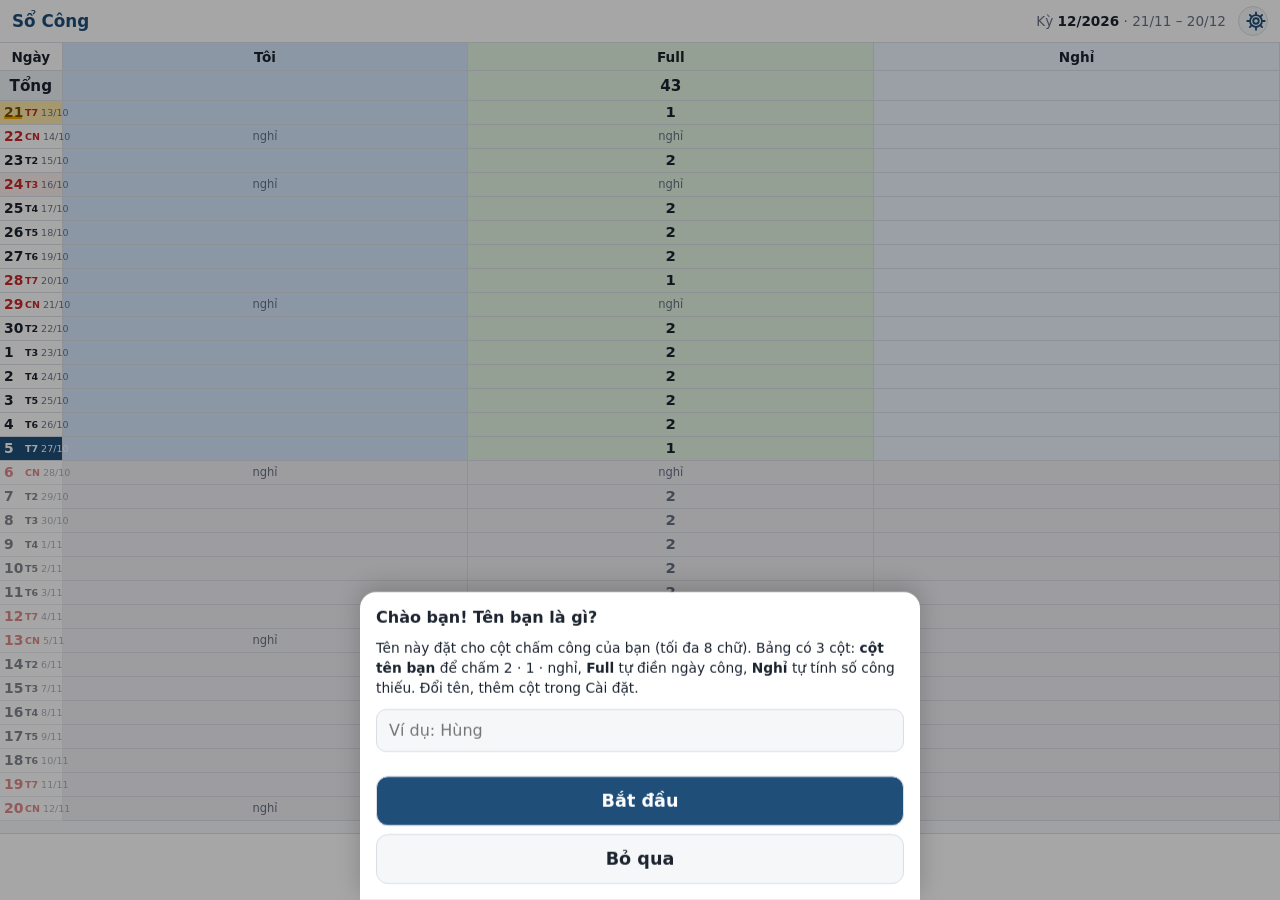
<file: index.html>
<!doctype html>
<html lang="vi">
<head>
  <meta charset="utf-8">
  <meta http-equiv="Content-Security-Policy" content="default-src 'self'; script-src 'self'; style-src 'self' 'unsafe-inline'; img-src 'self' data: blob:; connect-src 'self'; manifest-src 'self'; worker-src 'self'; object-src 'none'; base-uri 'none'; form-action 'none'">
  <meta name="viewport" content="width=device-width, initial-scale=1, viewport-fit=cover">
  <meta name="theme-color" content="#1f4e79">
  <meta name="robots" content="noindex, nofollow">
  <title>Sổ Công</title>
  <!-- Cài lên màn hình chính (iPhone: Safari → Chia sẻ → Thêm vào MH chính; Android: Chrome → Cài đặt ứng dụng) -->
  <link rel="manifest" href="manifest.webmanifest">
  <link rel="apple-touch-icon" href="icons/apple-touch-icon.png">
  <meta name="apple-mobile-web-app-capable" content="yes">
  <meta name="mobile-web-app-capable" content="yes">
  <meta name="apple-mobile-web-app-title" content="Sổ Công">
  <meta name="apple-mobile-web-app-status-bar-style" content="default">
  <link rel="stylesheet" href="style.css">
</head>
<body>
  <header class="topbar">
    <div class="brand">Sổ Công</div>
    <button type="button" class="sync-dot" id="syncDot" hidden aria-label="Đồng bộ">✓</button>
    <div class="period" id="periodLabel"></div>
    <button type="button" class="btn-gear" id="btnSettings" aria-label="Cài đặt">
      <svg viewBox="0 0 24 24" width="22" height="22" aria-hidden="true"><g fill="none" stroke="currentColor" stroke-width="2" stroke-linecap="round"><circle cx="12" cy="12" r="3"/><circle cx="12" cy="12" r="6.5"/><path d="M12 2.5v3M12 18.5v3M2.5 12h3M18.5 12h3M5.3 5.3l2.1 2.1M16.6 16.6l2.1 2.1M5.3 18.7l2.1-2.1M16.6 7.4l2.1-2.1"/></g></svg>
    </button>
  </header>
  <div class="name-row" id="nameRow" hidden>
    <input type="text" id="nameInput" maxlength="40" placeholder="Tên người chấm công" autocomplete="off">
  </div>

  <div class="notice" id="notice" role="status" hidden></div>
  <div class="pull-hint" id="pullHint" hidden>↓ Thả để đồng bộ</div>

  <main class="sheet-wrap">
    <table class="sheet" id="sheet">
      <thead id="sheetHead"></thead>
      <tbody id="sheetBody"></tbody>
    </table>
  </main>

  <!-- Thanh chọn kỳ + nút Cài đặt -->
  <nav class="bottombar" aria-label="Chọn kỳ công">
    <div class="period-bar" id="periodBar"></div>
    <button type="button" class="btn-today" id="btnToday" hidden>Hôm nay</button>
  </nav>

  <div class="picker-backdrop" id="pickerBackdrop" hidden></div>

  <!-- Bảng nút nhanh khi chạm vào ô -->
  <section class="picker" id="picker" hidden role="dialog" aria-labelledby="pickerTitle">
    <div class="picker-title" id="pickerTitle"></div>
    <div class="picker-buttons">
      <button type="button" data-value="2">2</button>
      <button type="button" data-value="1">1</button>
      <button type="button" data-value="nghỉ">nghỉ</button>
    </div>
    <div class="picker-row">
      <button type="button" data-action="clear" class="danger">Xoá ô</button>
      <button type="button" data-action="auto" hidden>Tự tính</button>
      <button type="button" data-action="close">Đóng</button>
    </div>
  </section>

  <!-- Ghi chú theo ngày (lát 4): chạm vào ô ngày ở cột trái -->
  <section class="picker" id="daySheet" hidden role="dialog" aria-labelledby="dayTitle">
    <div class="picker-title"><b id="dayTitle"></b><div class="day-sheet-sub" id="daySub"></div></div>
    <textarea id="noteInput" class="note-input" rows="3" maxlength="300" placeholder="Ghi chú cho ngày này (ví dụ: đi công tác, nghỉ ốm, làm bù…)"></textarea>
    <div class="picker-row three">
      <button type="button" data-action="note-clear" class="danger">Xoá</button>
      <button type="button" data-action="note-close">Đóng</button>
      <button type="button" data-action="note-save" class="primary">Lưu</button>
    </div>
  </section>

  <!-- Cài đặt (lát 3) -->
  <section class="settings" id="settings" hidden role="dialog" aria-label="Cài đặt">
    <div class="settings-head">
      <b>Cài đặt</b>
      <button type="button" data-action="close-settings" class="link">Xong</button>
    </div>
    <div class="settings-body">
      <div class="lic-row">
        <span id="licStatus">Đang kiểm khoá…</span>
        <button type="button" class="btn-plain small inline" id="btnEnterKey" data-action="enter-key">Nhập khoá mở</button>
      </div>
      <button type="button" class="btn-plain small" data-action="coffee">Mời tác giả ly cà phê ☕</button>
      <label class="set-row"><span>Xem gọn cả kỳ trên một màn hình<small>Không phải cuộn; tắt đi thì dòng to, cuộn như cũ</small></span><input type="checkbox" class="switch" id="set_fitScreen"></label>
      <label class="set-row"><span>Hiện lịch âm</span><input type="checkbox" class="switch" id="set_showLunar"></label>
      <label class="set-row"><span>Ẩn ngày chưa chấm</span><input type="checkbox" class="switch" id="set_hideEmpty"></label>
      <label class="set-row"><span>Hiện tổng tuần</span><input type="checkbox" class="switch" id="set_weekTotals"></label>
      <label class="set-row"><span>Hiện ô tên người chấm</span><input type="checkbox" class="switch" id="set_showName"></label>
      <label class="set-row"><span>Tự điền ngày công, ngày nghỉ<small>Full: T2–T6 = 2, T7 = 1 · CN và ngày lễ tự ghi nghỉ · cột Nghỉ tự tính số công thiếu</small></span><input type="checkbox" class="switch" id="set_autoFull"></label>
      <label class="set-row"><span>Rung khi đổi kỳ<small>iPhone, iPad cần iOS 18 trở lên</small></span><input type="checkbox" class="switch" id="set_feelVibrate"></label>
      <label class="set-row"><span>Tiếng tích khi đổi kỳ<small>Máy để im lặng thì có thể không nghe</small></span><input type="checkbox" class="switch" id="set_feelSound"></label>

      <details class="set-fold">
      <summary class="set-group">Cột chấm công <small>đổi tên, màu, thứ tự · tối đa 8 cột</small></summary>
      <div id="colList"></div>
      <button type="button" class="btn-plain small" id="btnAddCol">+ Thêm cột</button>
      </details>

      <div class="set-group">Kỳ công</div>
      <label class="set-row"><span>Ngày bắt đầu kỳ công</span><select id="setStartDay"></select></label>
      <p class="hint" id="startHint" hidden>Tháng không có ngày này (ví dụ tháng 2) thì kỳ bắt đầu vào ngày cuối tháng.</p>
      <label class="set-row"><span>Ngày nhận lương</span><select id="setPayDay"></select></label>

      <div class="set-row">
        <span>Cỡ chữ</span>
        <span class="font-ctrl">
          <button type="button" data-action="font-down" aria-label="Chữ nhỏ hơn">A−</button>
          <b id="fontValue">100%</b>
          <button type="button" data-action="font-up" aria-label="Chữ to hơn">A+</button>
        </span>
      </div>

      <details class="set-fold" id="syncFold">
      <summary class="set-group">Đồng bộ nhiều máy <small>chấm ở máy nào, máy cùng nhóm cũng thấy</small></summary>
      <p class="hint" id="syncStatus"></p>
      <div id="syncOff">
        <button type="button" class="btn-plain strong" data-action="sync-create">Tạo nhóm</button>
        <button type="button" class="btn-plain" data-action="sync-join">Vào nhóm</button>
      </div>
      <div id="syncOnBox" hidden>
        <button type="button" class="btn-plain strong" data-action="sync-repw" id="syncRepw" hidden>Nhập mật khẩu mới</button>
        <button type="button" class="btn-plain strong" data-action="sync-now">Đồng bộ ngay</button>
        <button type="button" class="btn-plain" data-action="sync-copy">Chép mã nhóm</button>
        <div id="syncAdminBox" hidden>
          <button type="button" class="btn-plain" data-action="sync-showpw">Xem mật khẩu</button>
          <button type="button" class="btn-plain" data-action="sync-changepw">Đổi mật khẩu</button>
          <button type="button" class="btn-plain small" data-action="sync-copyadm">Chép mã quản trị (cho máy khác của bạn)</button>
        </div>
        <button type="button" class="btn-plain small" data-action="sync-claim" id="syncClaim" hidden>Nhận quyền quản trị nhóm</button>
        <button type="button" class="btn-plain small" data-action="sync-admcode" id="syncAdmCode" hidden>Nhập mã quản trị</button>
        <button type="button" class="btn-plain danger" data-action="sync-leave">Rời nhóm</button>
      </div>
      </details>

      <details class="set-fold">
      <summary class="set-group">Dữ liệu, sao lưu <small>số chấm nằm trên máy này</small></summary>
      <button type="button" class="btn-plain strong" data-action="backup">Sao lưu ra file</button>
      <button type="button" class="btn-plain" data-action="merge-file">Gộp từ file sao lưu <small>(thêm số máy khác, không xoá gì)</small></button>
      <button type="button" class="btn-plain" data-action="restore">Nhập lại từ file sao lưu <small>(thay toàn bộ)</small></button>
      <button type="button" class="btn-plain" data-action="export-excel">Xuất Excel kỳ đang xem</button>
      <button type="button" class="btn-plain" data-action="copy-notes">Sao chép ghi chú kỳ đang xem</button>
      <button type="button" class="btn-plain" data-action="import-old">Nạp số từ app cũ (kỳ 9, 10, 11/2026)</button>
      <button type="button" class="btn-plain danger" data-action="clear-period">Xoá nhanh số đã chấm kỳ đang xem</button>
      </details>
      <button type="button" class="btn-plain" data-action="help">Hướng dẫn sử dụng</button>
      <button type="button" class="btn-reset" data-action="reset">Đặt về mặc định</button>
      <p class="hint center">Sổ Công <span id="appVersion"></span> · dữ liệu lưu ngay trên máy</p>
    </div>
  </section>

  <!-- Hỏi tên lần đầu (1.4.4) -->
  <section class="picker" id="nameSheet" hidden role="dialog" aria-labelledby="nameTitle">
    <div class="picker-title"><b id="nameTitle">Chào bạn! Tên bạn là gì?</b></div>
    <p class="sync-intro">Tên này đặt cho cột chấm công của bạn (tối đa 8 chữ). Bảng có 3 cột: <b>cột tên bạn</b> để chấm 2 · 1 · nghỉ, <b>Full</b> tự điền ngày công, <b>Nghỉ</b> tự tính số công thiếu. Đổi tên, thêm cột trong Cài đặt.</p>
    <input class="sync-input" id="firstNameInput" type="text" maxlength="40" autocomplete="name" placeholder="Ví dụ: Hùng">
    <button type="button" class="btn-plain strong" id="nameOk">Bắt đầu</button>
    <button type="button" class="btn-plain" id="nameSkip">Bỏ qua</button>
  </section>

  <!-- Nhập khoá mở (1.2.0) -->
  <section class="picker" id="keySheet" hidden role="dialog" aria-labelledby="keyTitle">
    <div class="picker-title"><b id="keyTitle">Nhập khoá mở Sổ Công</b></div>
    <div class="key-part">
      <ol class="key-steps">
        <li>Mã máy của bạn: <b id="keyDevice" class="key-device">----</b></li>
        <li>Bấm <b>Nhắn Zalo xin khoá</b> (Zalo 0793366886), câu xin khoá có sẵn mã máy.</li>
        <li>Nhận khoá xong, dán vào ô dưới và bấm <b>Mở khoá</b> <u>trong vòng 1 giờ</u>. Dùng trọn đời trên máy này.</li>
      </ol>
      <button type="button" class="btn-plain strong" data-action="key-zalo">Nhắn Zalo xin khoá</button>
      <textarea id="keyInput" class="note-input" rows="3" autocomplete="off" autocapitalize="off" spellcheck="false" placeholder="Dán tin nhắn có khoá (SC1....)"></textarea>
    </div>
    <div class="key-msg" id="keyMsg"></div>
    <div class="coffee">
      <div class="coffee-title">Mời tác giả một ly cà phê ☕ <small>(tự nguyện)</small></div>
      <img src="icons/qr-momo.png" alt="Mã QR MoMo của tác giả" class="coffee-qr">
      <button type="button" class="btn-plain small" data-action="save-qr">Lưu ảnh QR để quét bằng MoMo</button>
    </div>
    <div class="picker-row">
      <button type="button" data-action="key-close">Đóng</button>
      <button type="button" data-action="key-ok" class="primary key-part">Mở khoá</button>
    </div>
  </section>

  <!-- Tạo nhóm / Vào nhóm đồng bộ (1.4.0) -->
  <section class="picker" id="syncSheet" hidden role="dialog" aria-labelledby="syncTitle">
    <div class="picker-title"><b id="syncTitle">Tạo nhóm đồng bộ</b></div>
    <p class="sync-intro" id="syncIntro"></p>
    <div class="sync-result" id="syncResult" hidden>
      <div class="sync-code" id="syncResultCode"></div>
      <button type="button" class="btn-plain small" data-action="sync-copy" id="syncResultCopy">Chép mã nhóm</button>
    </div>
    <input type="text" id="syncCode" class="sync-input" maxlength="24" placeholder="Mã nhóm, ví dụ ABCD-EFGH-JKMN-PQRS" autocomplete="off" autocapitalize="characters" autocorrect="off" spellcheck="false">
    <input type="password" id="syncPw" class="sync-input" maxlength="100" placeholder="Mật khẩu nhóm (ít nhất 8 ký tự)" autocomplete="new-password" autocapitalize="off" autocorrect="off" spellcheck="false">
    <input type="password" id="syncPw2" class="sync-input" maxlength="100" placeholder="Nhập lại mật khẩu" autocomplete="new-password" autocapitalize="off" autocorrect="off" spellcheck="false">
    <label class="sync-show" id="syncShowRow"><input type="checkbox" id="syncShowPw"> Hiện mật khẩu</label>
    <div class="key-msg" id="syncMsg"></div>
    <div class="picker-row">
      <button type="button" data-action="sync-cancel">Đóng</button>
      <button type="button" data-action="sync-ok" class="primary" id="syncOk">Tạo nhóm</button>
    </div>
  </section>

  <!-- Hướng dẫn sử dụng (lát 5) -->
  <section class="settings" id="helpSheet" hidden role="dialog" aria-label="Hướng dẫn sử dụng">
    <div class="settings-head">
      <b>Hướng dẫn sử dụng</b>
      <button type="button" data-action="close-help" class="link">Xong</button>
    </div>
    <div class="settings-body help">
      <h4>Chấm công</h4>
      <p>Chạm vào ô → chọn <b>2</b>, <b>1</b> hoặc <b>nghỉ</b>. <b>Xoá ô</b> để bỏ. Dòng <b>Tổng</b> ở trên tự cộng; chữ "nghỉ" không cộng.</p>
      <p>Cột <b>Full</b> tự điền: thứ 2–6 là 2, thứ 7 là 1. <b>Chủ nhật và ngày lễ</b> tự ghi "nghỉ" ở cột tên bạn và Full. Ngày nào khác thì chạm ô sửa.</p>
      <p>Cột <b>Nghỉ</b> (sổ 5 cột: <b>Q-</b>, <b>P-</b>) tự tính số công thiếu: chấm ít hơn Full thì thiếu = Full − số đã chấm; chấm "nghỉ" thì thiếu cả Full; chưa chấm, chấm đủ, Chủ nhật, ngày lễ thì để trống. Vẫn chạm sửa tay được; nút <b>Tự tính</b> đưa ô về số tự tính.</p>

      <h4>Chấm mấy công? (quy chế 3.7)</h4>
      <p>Giờ làm: sáng 9:00–12:30, chiều 13:30–16:30. Mỗi ngày chấm 2 lần: lúc vào và lúc ra. Đúng 9:00, đúng 16:30 vẫn tính là đạt.</p>
      <table class="help-table">
        <tr><th>Ngày</th><th>Vào</th><th>Ra</th><th>Chấm</th></tr>
        <tr><td>T2–T6</td><td>đến 9:00</td><td>từ 16:30</td><td><b>2</b></td></tr>
        <tr><td>T2–T6</td><td>đến 9:00</td><td>12:30 – trước 16:30</td><td><b>1</b> (sáng)</td></tr>
        <tr><td>T2–T6</td><td>sau 9:00 – đến 13:30</td><td>từ 16:30</td><td><b>1</b> (chiều)</td></tr>
        <tr><td>Thứ 7</td><td>đến 9:00</td><td>từ 12:30</td><td><b>1</b></td></tr>
        <tr><td colspan="3">Các trường hợp khác</td><td><b>0</b></td></tr>
        <tr><td colspan="3">Chủ nhật, ngày lễ</td><td>nghỉ</td></tr>
      </table>
      <p>Chỉ chấm vào hoặc chỉ chấm ra: ngày đó không có công. Không du di phút đi muộn, về sớm. Không có giải trình.</p>

      <h4>Kỳ công</h4>
      <p>Thanh dưới cùng là bánh xe chọn kỳ, giống chỗ chọn giờ của iPhone: kỳ đang xem nằm giữa, vuốt lên hoặc xuống để đổi kỳ (dừng ở kỳ nào thì mở kỳ đó; dấu chấm là kỳ hôm nay), bấm <b>Hôm nay</b> để quay về. Vuốt ngang trên bảng cũng sang kỳ trước / sau. Đổi kỳ thì máy rung nhẹ và kêu tích, tắt được trong Cài đặt.</p>
      <p>Dòng tô xanh đậm là hôm nay. Ngày đầu kỳ có vạch vàng. <b>Ngày nhận lương</b> có nền vàng nhạt, chạm vào ô ngày sẽ thấy chữ "Ngày nhận lương". Dòng ngày lễ tô đỏ nhạt.</p>
      <h4>Ghi chú</h4>
      <p>Chạm vào <b>ô ngày</b> ở cột trái → gõ ghi chú. Đóng lại là tự lưu. Ngày có ghi chú hiện chấm vàng nhỏ. Lưu ý: xoá hết chữ rồi đóng thì ghi chú đó bị xoá.</p>
      <h4>Giữ dữ liệu an toàn</h4>
      <div class="env-android">
        <p>Dữ liệu chỉ nằm trên máy này. <b>Gỡ app là mất dữ liệu.</b> Cập nhật bản mới thì cài đè, không gỡ bản cũ.</p>
        <p>Mỗi kỳ nên vào Cài đặt → <b>Sao lưu ra file</b>. File được lưu vào thư mục <b>Tải xuống/SoCong</b> và mở bảng gửi: chọn Zalo (gửi cho chính mình) hoặc Google Drive.</p>
        <p>Đổi máy hoặc cài lại: cài Sổ Công → Cài đặt → <b>Nhập lại từ file sao lưu</b> → chọn file. Dữ liệu trên máy sẽ được thay bằng file đó.</p>
        <p>Lấy thêm số từ máy khác mà không mất số đang có: Cài đặt → <b>Gộp từ file sao lưu</b> → chọn file của máy kia. App ghép từng ô, ô nào hai máy khác nhau thì lấy lần sửa sau cùng, không xoá gì.</p>
      </div>
      <div class="env-web">
        <p>Dữ liệu chỉ nằm trên máy này, trong app ở màn hình chính. <b>Xoá biểu tượng Sổ Công là mất dữ liệu.</b> Bản mới tự cập nhật, không cần cài lại.</p>
        <p>Trên iPhone, nhớ mở bằng <b>biểu tượng ở màn hình chính</b>. Mở bằng tab Safari là một kho dữ liệu khác, và Safari có thể tự xoá sau 7 ngày không mở.</p>
        <p>Mỗi kỳ nên vào Cài đặt → <b>Sao lưu ra file</b> → bảng Chia sẻ hiện ra: chọn <b>Lưu vào Tệp</b>, hoặc gửi Zalo cho chính mình, hoặc Google Drive.</p>
        <p>Đổi máy: thêm Sổ Công vào màn hình chính máy mới → Cài đặt → <b>Nhập lại từ file sao lưu</b> → chọn file. Dùng được cả file sao lưu từ bản Android.</p>
        <p>Lấy thêm số từ máy khác mà không mất số đang có: Cài đặt → <b>Gộp từ file sao lưu</b> → chọn file của máy kia. App ghép từng ô, ô nào hai máy khác nhau thì lấy lần sửa sau cùng, không xoá gì.</p>
      </div>
      <h4>Đồng bộ nhiều máy</h4>
      <p>Để nhiều máy dùng <b>chung một sổ</b> (ví dụ điện thoại và iPad, hai vợ chồng): chấm ở máy nào, các máy cùng nhóm đều thấy khi có mạng.</p>
      <p><b>Tạo nhóm</b> (làm một lần, trên máy có số đầy đủ nhất; máy đang dùng thử cũng được): Cài đặt → Đồng bộ nhiều máy → <b>Tạo nhóm</b> → đặt mật khẩu nhóm (ít nhất 8 ký tự). Mật khẩu nên dài, khó đoán (ví dụ một câu 3–4 từ). App hiện <b>mã nhóm</b> 16 ký tự: ghi lại mã và mật khẩu. Máy hết hạn dùng thử mà chưa có khoá vẫn vào nhóm để nhận số về xem, nhưng không chấm được.</p>
      <p><b>Thêm máy</b>: trên máy kia, Cài đặt → Đồng bộ nhiều máy → <b>Vào nhóm</b> → nhập mã nhóm và mật khẩu. Số máy đó đang có được gộp vào, không mất ô nào; ô hai máy khác nhau thì theo nhóm.</p>
      <p>App tự gửi vài giây sau mỗi lần chấm, tự lấy số mới khi mở app, và khi app đang mở thì cứ 20–60 giây tự kiểm có số mới không. Muốn lấy ngay: <b>kéo bảng xuống rồi thả</b>, hoặc bấm <b>Đồng bộ ngay</b>. Dấu nhỏ cạnh chữ Sổ Công: <b>✓</b> đã khớp, <b>⟳</b> đang gửi/nhận, <b>⚠</b> chưa có mạng hoặc lỗi (chạm vào để xem). Không có mạng vẫn chấm bình thường. Hai máy sửa cùng một ô thì lấy lần sửa sau cùng.</p>
      <p>Dữ liệu được <b>khoá bằng mật khẩu nhóm ngay trên máy</b> rồi mới gửi lên quyenbds.com: máy chủ chỉ giữ chuỗi đã khoá, không ai đọc được nếu không có mật khẩu. Khoá mở, cỡ chữ, xem gọn, tên người chấm vẫn riêng từng máy.</p>
      <p><b>Máy quản trị</b>: máy tạo nhóm là máy quản trị, chỉ máy này thấy nút <b>Xem mật khẩu</b> và <b>Đổi mật khẩu</b>. Nhóm tạo trước bản 1.4.3: bấm <b>Nhận quyền quản trị nhóm</b> trên máy của người quản lý (chỉ nhận được một lần). Máy khác của chính bạn: trên máy quản trị bấm <b>Chép mã quản trị</b>, gửi Zalo cho mình, máy kia bấm <b>Nhập mã quản trị</b>. Đổi mật khẩu xong, các máy khác bấm <b>Nhập mật khẩu mới</b> trong mục Đồng bộ nhiều máy rồi dùng tiếp, không mất số.</p>
      <p><b>Quên mật khẩu nhóm</b>: máy quản trị bấm Xem mật khẩu (nếu đã lưu). Nếu không xem được: không ai mở lại được nhóm cũ, nhưng số vẫn còn trên từng máy. Trên mọi máy bấm <b>Rời nhóm</b>, rồi một máy (máy có số đầy đủ nhất) <b>Tạo nhóm</b> mới với mật khẩu mới, các máy khác <b>Vào nhóm</b> mới. Nhóm cũ trên máy chủ tự xoá sau 400 ngày.</p>
      <h4>Excel, Zalo</h4>
      <p><b>Xuất Excel kỳ đang xem</b>: ra file .xlsx mở bằng Excel hoặc Google Sheets. <b>Sao chép ghi chú</b>: chép mọi ghi chú trong kỳ để dán vào Zalo.</p>
      <h4>Khoá mở</h4>
      <p>Mới cài được <b>dùng thử 25 ngày</b>. Xin khoá: Cài đặt → <b>Nhập khoá mở</b> → <b>Nhắn Zalo xin khoá</b> (Zalo 0793366886, câu nhắn có sẵn mã máy). Khoá gắn với máy này và phải nhập <b>trong vòng 1 giờ</b> sau khi nhận; nhập xong dùng trọn đời. Trên iPhone nên dán khoá ngay trong app ở màn hình chính (link mở khoá mở bằng Safari là kho dữ liệu khác). Hết hạn thử mà chưa có khoá: vẫn xem, sao lưu, xuất Excel được, nhưng không chấm tiếp được.</p>
      <h4>Cài đặt khác</h4>
      <p>Đổi tên, màu, thứ tự cột; thêm bớt cột (cột bỏ đi vẫn lấy lại được). Ngày bắt đầu kỳ, ngày nhận lương, cỡ chữ, xem gọn cả kỳ trên một màn hình.</p>
      <p><b>Xoá nhanh</b> chỉ xoá số chấm tay và ghi chú của kỳ đang xem, có hỏi lại 2 lần.</p>
    </div>
  </section>

  <input type="file" id="fileInput" hidden>

  <script src="khoa-cong-khai.js"></script>
  <script src="lunar.js"></script>
  <script src="ngay-nghi.js"></script>
  <script src="app.js"></script>
  <script src="pwa.js"></script>
</body>
</html>
</file>
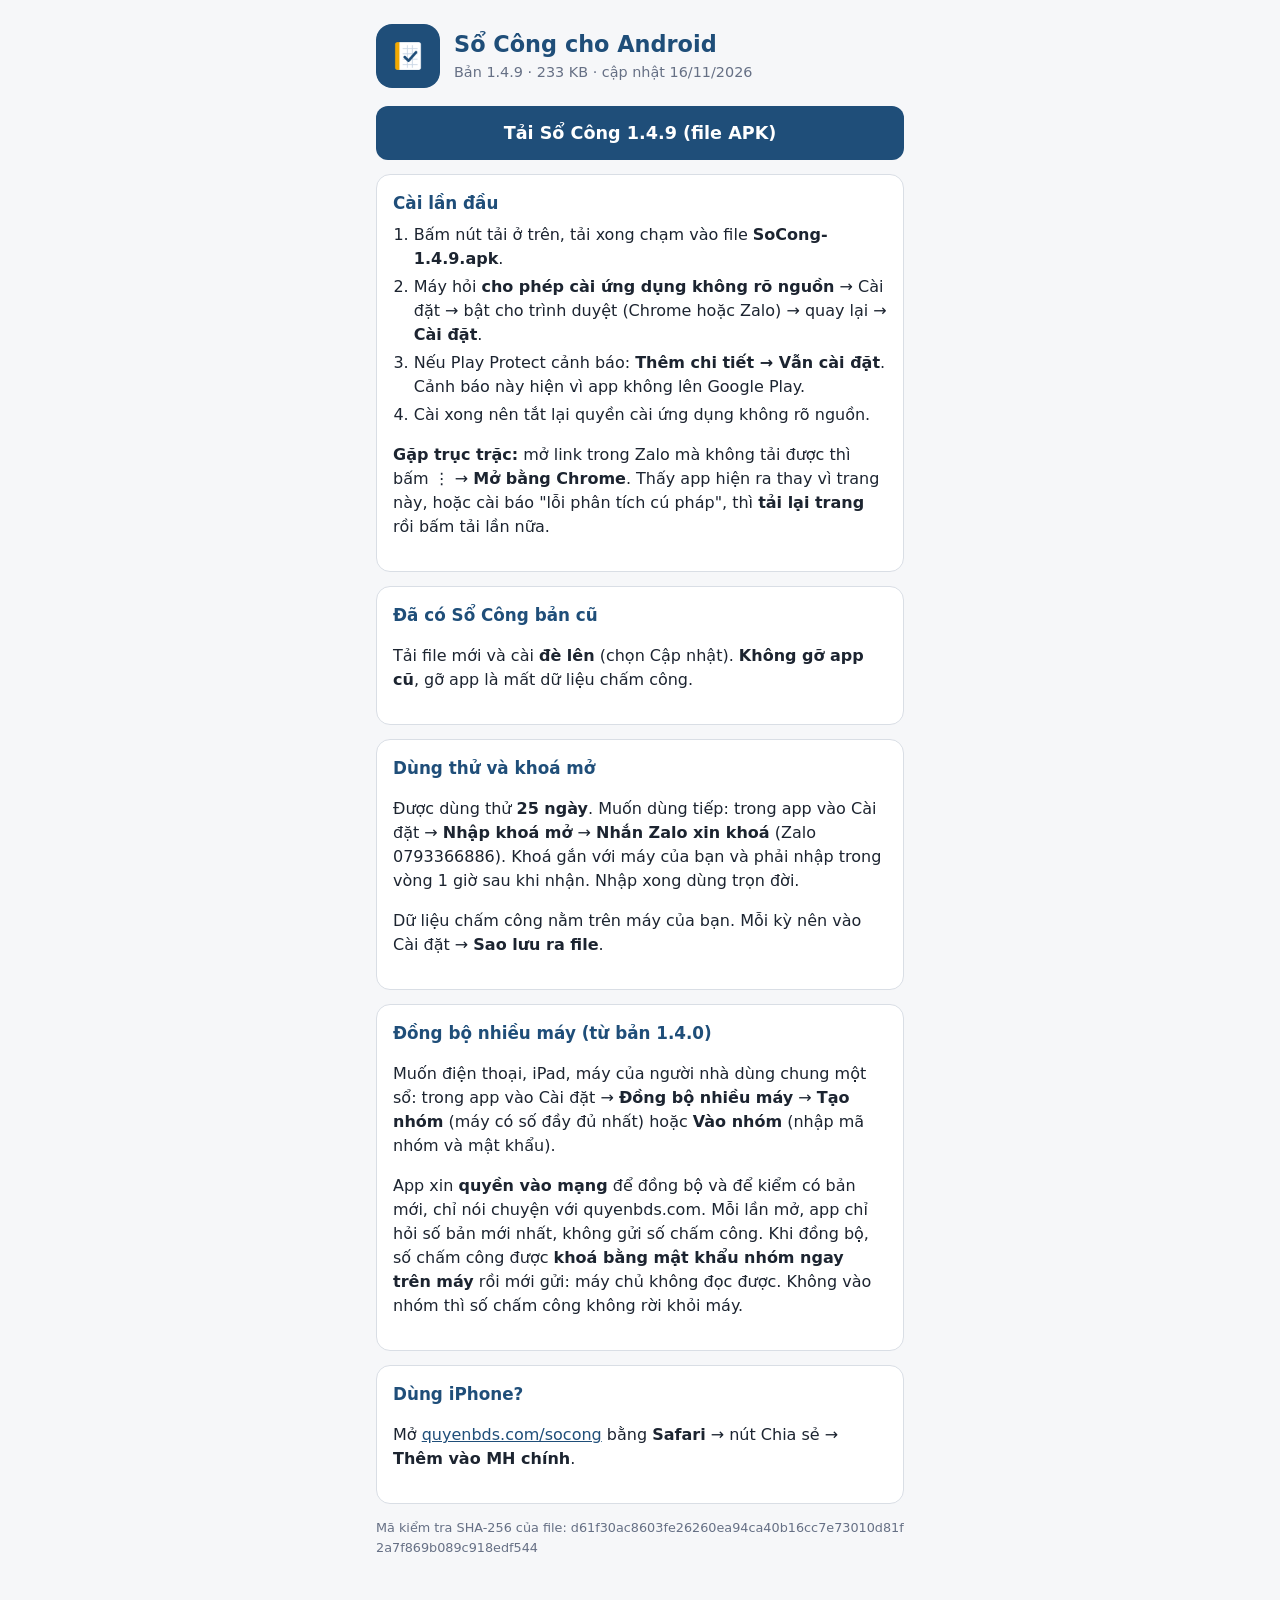
<file: apk/index.html>
<!doctype html>
<html lang="vi">
<head>
<meta charset="utf-8">
<meta name="viewport" content="width=device-width, initial-scale=1">
<meta name="robots" content="noindex, nofollow">
<title>Tải Sổ Công cho Android</title>
<link rel="icon" href="../icons/icon-192.png">
<style>
  :root { --brand:#1f4e79; --bg:#f6f7f9; --text:#1c2430; --muted:#667085; --line:#d9dee5; --card:#fff; }
  @media (prefers-color-scheme: dark) { :root { --brand:#7fb3e6; --bg:#12161c; --text:#e8edf3; --muted:#98a2b3; --line:#2c3540; --card:#1a2028; } }
  * { box-sizing: border-box; }
  body { margin:0; background:var(--bg); color:var(--text); font-family:system-ui,-apple-system,"Segoe UI",Roboto,sans-serif; line-height:1.5; }
  main { max-width:560px; margin:0 auto; padding:24px 16px 40px; }
  .head { display:flex; align-items:center; gap:14px; margin-bottom:18px; }
  .head img { width:64px; height:64px; border-radius:16px; }
  h1 { font-size:1.4em; margin:0; color:var(--brand); }
  .sub { color:var(--muted); font-size:0.9em; }
  .card { background:var(--card); border:1px solid var(--line); border-radius:14px; padding:16px; margin:14px 0; }
  .btn { display:block; text-align:center; background:var(--brand); color:#fff; text-decoration:none; font-weight:700; font-size:1.1em; padding:14px; border-radius:12px; }
  @media (prefers-color-scheme: dark) { .btn { color:#0b1520; } }
  ol { padding-left:1.3em; margin:6px 0; } li { margin:4px 0; }
  h2 { font-size:1.05em; margin:0 0 6px; color:var(--brand); }
  .small { font-size:0.8em; color:var(--muted); word-break:break-all; }
  a { color:var(--brand); }
</style>
</head>
<body>
<main>
  <div class="head">
    <img src="../icons/icon-192.png" alt="">
    <div><h1>Sổ Công cho Android</h1><div class="sub">Bản 1.4.9 · 233 KB · cập nhật 16/11/2026</div></div>
  </div>

  <a class="btn" href="SoCong-1.4.9.apk" download>Tải Sổ Công 1.4.9 (file APK)</a>

  <div class="card">
    <h2>Cài lần đầu</h2>
    <ol>
      <li>Bấm nút tải ở trên, tải xong chạm vào file <b>SoCong-1.4.9.apk</b>.</li>
      <li>Máy hỏi <b>cho phép cài ứng dụng không rõ nguồn</b> → Cài đặt → bật cho trình duyệt (Chrome hoặc Zalo) → quay lại → <b>Cài đặt</b>.</li>
      <li>Nếu Play Protect cảnh báo: <b>Thêm chi tiết → Vẫn cài đặt</b>. Cảnh báo này hiện vì app không lên Google Play.</li>
      <li>Cài xong nên tắt lại quyền cài ứng dụng không rõ nguồn.</li>
    </ol>
    <p><b>Gặp trục trặc:</b> mở link trong Zalo mà không tải được thì bấm ⋮ → <b>Mở bằng Chrome</b>. Thấy app hiện ra thay vì trang này, hoặc cài báo "lỗi phân tích cú pháp", thì <b>tải lại trang</b> rồi bấm tải lần nữa.</p>
  </div>

  <div class="card">
    <h2>Đã có Sổ Công bản cũ</h2>
    <p>Tải file mới và cài <b>đè lên</b> (chọn Cập nhật). <b>Không gỡ app cũ</b>, gỡ app là mất dữ liệu chấm công.</p>
  </div>

  <div class="card">
    <h2>Dùng thử và khoá mở</h2>
    <p>Được dùng thử <b>25 ngày</b>. Muốn dùng tiếp: trong app vào Cài đặt → <b>Nhập khoá mở</b> → <b>Nhắn Zalo xin khoá</b> (Zalo 0793366886). Khoá gắn với máy của bạn và phải nhập trong vòng 1 giờ sau khi nhận. Nhập xong dùng trọn đời.</p>
    <p>Dữ liệu chấm công nằm trên máy của bạn. Mỗi kỳ nên vào Cài đặt → <b>Sao lưu ra file</b>.</p>
  </div>

  <div class="card">
    <h2>Đồng bộ nhiều máy (từ bản 1.4.0)</h2>
    <p>Muốn điện thoại, iPad, máy của người nhà dùng chung một sổ: trong app vào Cài đặt → <b>Đồng bộ nhiều máy</b> → <b>Tạo nhóm</b> (máy có số đầy đủ nhất) hoặc <b>Vào nhóm</b> (nhập mã nhóm và mật khẩu).</p>
    <p>App xin <b>quyền vào mạng</b> để đồng bộ và để kiểm có bản mới, chỉ nói chuyện với quyenbds.com. Mỗi lần mở, app chỉ hỏi số bản mới nhất, không gửi số chấm công. Khi đồng bộ, số chấm công được <b>khoá bằng mật khẩu nhóm ngay trên máy</b> rồi mới gửi: máy chủ không đọc được. Không vào nhóm thì số chấm công không rời khỏi máy.</p>
  </div>

  <div class="card">
    <h2>Dùng iPhone?</h2>
    <p>Mở <a href="../">quyenbds.com/socong</a> bằng <b>Safari</b> → nút Chia sẻ → <b>Thêm vào MH chính</b>.</p>
  </div>

  <p class="small">Mã kiểm tra SHA-256 của file: d61f30ac8603fe26260ea94ca40b16cc7e73010d81f2a7f869b089c918edf544</p>
</main>
</body>
</html>
</file>
<file: style.css>
:root {
  --bg: #f6f7f9;
  --surface: #ffffff;
  --text: #1c2430;
  --muted: #667085;
  --line: #d9dee5;
  --brand: #1f4e79;
  --weekend: #c62828;
  --today-bg: #1f4e79;
  --today-text: #ffffff;
  --start-mark: #f2a900;
  --total-bg: #eef2f7;
  --future-bg: #f0f1f3;
  --c1: #d6e8ff; /* Q */
  --c2: #ffe0ec; /* P */
  --c3: #e3f5e1; /* Full */
  --c4: #eef4ff; /* Q- */
  --c5: #fff1f5; /* P- */
  --c6: #fff3d6;
  --c7: #e6f6f4;
  --c8: #f1e8fb;
  --c9: #eceff3;
  --font: 16px;
}
@media (prefers-color-scheme: dark) {
  :root {
    --bg: #12161c;
    --surface: #1a2028;
    --text: #e8edf3;
    --muted: #98a2b3;
    --line: #2c3540;
    --brand: #7fb3e6;
    --weekend: #ff8a80;
    --today-bg: #7fb3e6;
    --today-text: #0b1520;
    --start-mark: #ffc94d;
    --total-bg: #222a34;
    --future-bg: #1c2129;
    --c1: #1d3350;
    --c2: #4a2334;
    --c3: #1f3a24;
    --c4: #1a2536;
    --c5: #33202a;
    --c6: #3d3218;
    --c7: #183634;
    --c8: #2e2240;
    --c9: #262c34;
  }
}

* { box-sizing: border-box; }
[hidden] { display: none !important; }
html, body { margin: 0; height: 100%; }
body {
  touch-action: manipulation;
  background: var(--bg);
  color: var(--text);
  font-family: system-ui, -apple-system, "Segoe UI", Roboto, sans-serif;
  font-size: var(--font);
  -webkit-tap-highlight-color: transparent;
  display: flex;
  flex-direction: column;
}

.topbar {
  display: flex;
  align-items: baseline;
  justify-content: space-between;
  gap: 10px;
  padding: calc(6px + env(safe-area-inset-top)) 12px 6px;
  background: var(--surface);
  border-bottom: 1px solid var(--line);
}
.brand { font-weight: 700; font-size: 1.05em; color: var(--brand); white-space: nowrap; }
.period { color: var(--muted); font-size: 0.85em; text-align: right; white-space: nowrap; overflow: hidden; text-overflow: ellipsis; }
.name-row { padding: 8px 16px; background: var(--surface); border-bottom: 1px solid var(--line); }
.name-row input {
  width: 100%; font: inherit; font-weight: 600; font-size: 1.05em; padding: 8px 10px;
  border: 1px solid var(--line); border-radius: 10px; background: var(--bg); color: var(--text);
}
.period b { color: var(--text); }

.sheet-wrap { flex: 1; overflow-y: auto; overflow-x: hidden; }

.notice {
  cursor: pointer; white-space: pre-line; user-select: text; -webkit-user-select: text;
  background: #fff4d6; color: #6b4e00; border-bottom: 1px solid #f2d27a;
  padding: 10px 16px; font-size: 0.85em; line-height: 1.4;
}

/* 1.4.4: iPad mở từ màn hình chính: chừa dải mờ của hệ thống phía trên (iPadOS 26+) */
.ipad-pwa .topbar { padding-top: calc(env(safe-area-inset-top, 0px) + var(--ipad-top-gap, 36px)); }

/* Thanh chọn kỳ */
.bottombar {
  display: flex; align-items: center; gap: 6px;
  padding: 5px 8px calc(5px + env(safe-area-inset-bottom));
  background: var(--surface);
  border-top: 1px solid var(--line);
}
/* 1.4.6: bánh xe dọc kiểu chọn giờ của iPhone. Chỉ kỳ ở giữa rõ, kỳ trên/dưới hé mờ */
.period-bar {
  --wheel-item: 2.2em;
  flex: 1; min-width: 0; max-width: 13em; margin: 0 auto;
  display: flex; flex-direction: column; align-items: stretch; gap: 0;
  height: calc(var(--wheel-item) * 1.6);
  overflow-y: auto; overflow-x: hidden; scrollbar-width: none;
  scroll-snap-type: y mandatory; overscroll-behavior: contain;
  perspective: 300px;
  -webkit-mask-image: linear-gradient(to bottom, transparent, #000 32%, #000 68%, transparent);
  mask-image: linear-gradient(to bottom, transparent, #000 32%, #000 68%, transparent);
  border-radius: 12px;
  background: linear-gradient(to bottom, transparent calc(50% - var(--wheel-item) / 2), var(--total-bg) calc(50% - var(--wheel-item) / 2), var(--total-bg) calc(50% + var(--wheel-item) / 2), transparent calc(50% + var(--wheel-item) / 2));
}
.period-bar::before, .period-bar::after { content: ''; flex: 0 0 calc(50% - var(--wheel-item) / 2); }
.period-bar .chip {
  flex: 0 0 var(--wheel-item); height: var(--wheel-item); width: 100%;
  scroll-snap-align: center; border: 0; border-radius: 10px; background: transparent;
  font-size: 1em; font-weight: 600; color: var(--muted); padding: 0;
  transform-origin: 50% 50%; backface-visibility: hidden;
}
.period-bar .chip.centered { color: var(--text); font-weight: 800; }
.period-bar .chip.active.centered { color: var(--brand); }
.period-bar .chip.now::after { content: ' •'; color: var(--brand); }
.period-bar .chip.future { border: 0; }
.period-bar .chip.active, .period-bar .chip.future.active { background: transparent; color: var(--muted); opacity: 1; }
.period-bar .chip.active.centered, .period-bar .chip.future.active.centered { color: var(--brand); }
.period-bar::-webkit-scrollbar { display: none; }
.chip, .btn-today {
  flex: none; font: inherit; font-size: 0.85em; font-weight: 600;
  padding: 5px 10px; border-radius: 999px;
  border: 1px solid var(--line); background: var(--bg); color: var(--muted);
}
.chip.now { color: var(--text); border-color: var(--brand); }
.chip.active { background: var(--brand); border-color: var(--brand); color: var(--surface); }
.btn-today { background: var(--surface); color: var(--brand); border-color: var(--brand); }
.sheet {
  width: 100%;
  border-collapse: separate;
  border-spacing: 0;
  table-layout: fixed;
  background: var(--surface);
}
.sheet th, .sheet td {
  border-right: 1px solid var(--line);
  border-bottom: 1px solid var(--line);
  text-align: center;
  padding: 0;
  height: 2.9em;
}
.sheet thead { position: sticky; top: 0; z-index: 2; }
.sheet thead th { background: var(--surface); font-weight: 700; }
.sheet thead tr.head-names th { height: 2.4em; }
/* 1.4.8: tên cột không tràn sang ô bên cạnh; app tự thu nhỏ chữ cho vừa (fitHeads) */
.sheet thead th { white-space: nowrap; overflow: hidden; text-overflow: clip; }
/* 1.4.8: tăng cỡ chữ chỉ phóng to bảng; thanh trên và bánh xe kỳ giữ cỡ vừa phải */
.topbar, .bottombar { font-size: 17px; font-size: min(var(--font), 17px); }   /* máy không hiểu min() thì dùng 17px */
.period-bar .chip { white-space: nowrap; overflow: hidden; }
.sheet thead tr.head-total th { background: var(--total-bg); font-size: 1.05em; }
.sheet th.col-day { width: 4.6em; }

.day-cell { display: flex; align-items: center; justify-content: space-between; padding: 0 6px; height: 100%; }
.day-num { font-weight: 700; font-size: 1.1em; min-width: 1.6em; text-align: left; }
.day-sub { display: flex; flex-direction: column; align-items: flex-end; font-size: 0.68em; line-height: 1.25; color: var(--muted); }
.day-sub .dow { font-weight: 600; color: var(--text); }
tr.weekend .day-sub .dow, tr.weekend .day-num { color: var(--weekend); }
tr.start .day-num { box-shadow: inset 0 -3px 0 var(--start-mark); }
tr.today td.td-day { background: var(--today-bg); }
tr.today td.td-day .day-num, tr.today td.td-day .day-sub, tr.today td.td-day .dow { color: var(--today-text); }

td.cell { cursor: pointer; font-weight: 600; font-size: 1.05em; user-select: none; }
td.cell:active { filter: brightness(0.93); }
td.cell.text { font-weight: 500; font-size: 0.9em; color: var(--muted); }
td.cell.selected { outline: 3px solid var(--brand); outline-offset: -3px; }
tr.week-total td { height: 2.2em; font-weight: 700; font-size: 0.9em; border-bottom: 2px solid var(--muted); }
tr.week-total td.td-day { background: var(--total-bg); color: var(--muted); }

/* Bảng nút nhanh */
.picker-backdrop { position: fixed; inset: 0; background: rgba(0, 0, 0, 0.35); z-index: 10; }
.picker {
  position: fixed; left: 0; right: 0; bottom: 0; z-index: 11;
  background: var(--surface);
  border-radius: 16px 16px 0 0;
  padding: 16px 16px calc(16px + env(safe-area-inset-bottom));
  box-shadow: 0 -6px 24px rgba(0, 0, 0, 0.2);
  max-width: 560px; margin: 0 auto;
}
.picker-title { font-weight: 600; margin-bottom: 12px; color: var(--muted); }
.picker-title b { color: var(--text); }
.picker-buttons { display: grid; grid-template-columns: repeat(3, 1fr); gap: 10px; }
.picker .picker-buttons button { font-size: 1.4em; padding: 18px 0; }
.picker-row { display: grid; grid-template-columns: 1fr 1fr; gap: 10px; margin-top: 10px; }
.picker button, .picker-custom button {
  font: inherit; font-size: 1.1em; font-weight: 600;
  padding: 14px 0; border-radius: 12px;
  border: 1px solid var(--line); background: var(--bg); color: var(--text);
}
.picker button.danger { color: var(--weekend); }

/* Cài đặt */
.btn-gear {
  flex: none; display: grid; place-items: center; width: 32px; height: 32px; border-radius: 50%;
  border: 1px solid var(--line); background: var(--bg); color: var(--brand);
}
/* 1.4.6: bánh răng nằm trên thanh trên, cạnh dòng kỳ */
.topbar { align-items: center; }
.topbar .btn-gear { width: 30px; height: 30px; margin-left: 2px; }
.topbar .period { flex: 1; min-width: 0; }
/* 1.4.6: bánh xe kỳ luôn nằm giữa màn hình; nút Hôm nay nổi bên phải, không đẩy bánh xe */
.bottombar { position: relative; justify-content: center; }
.bottombar .period-bar { flex: 0 1 13em; margin: 0; }
.bottombar .btn-today { position: absolute; right: calc(8px + env(safe-area-inset-right)); top: 0; bottom: 0; margin: auto 0; height: max-content; }
/* 1.4.7: chừa chỗ hai bên cho nút Hôm nay để không đè lên bánh xe (bánh xe vẫn giữa màn hình) */
.bottombar .period-bar { max-width: calc(100% - 2 * (5.6em + 12px)); }
/* chữ to (cỡ chữ 120–140%): bánh xe không hẹp hơn chữ kỳ (rà 1.4.7 N-1) */
.bottombar .period-bar { min-width: 4.5em; }
/* 1.4.6: Cài đặt gọn hơn */
.set-row { min-height: 44px; }
.set-row small { font-size: 0.74em; }
.btn-plain { margin-top: 10px; padding: 10px; }
.btn-plain + .btn-plain { margin-top: 6px; }
.btn-reset { margin-top: 12px; padding: 10px; }
.set-fold { border-bottom: 1px solid var(--line); }
.set-fold > summary { list-style: none; cursor: pointer; padding: 12px 0; margin: 0; display: flex; align-items: baseline; gap: 4px; }
.set-fold > summary::-webkit-details-marker { display: none; }
.set-fold > summary::after { content: '›'; margin-left: auto; font-size: 1.3em; line-height: 1; transition: transform 0.15s; color: var(--muted); }
.set-fold[open] > summary::after { transform: rotate(90deg); }
.set-fold[open] { padding-bottom: 12px; }
.settings {
  position: fixed; left: 0; right: 0; bottom: 0; z-index: 11; max-height: 88vh;
  display: flex; flex-direction: column;
  background: var(--surface); border-radius: 16px 16px 0 0;
  box-shadow: 0 -6px 24px rgba(0, 0, 0, 0.2); max-width: 560px; margin: 0 auto;
}
.settings-head {
  display: flex; justify-content: space-between; align-items: center;
  padding: 14px 16px; border-bottom: 1px solid var(--line); font-size: 1.1em;
}
.settings-head .link { font: inherit; font-weight: 700; color: var(--brand); background: none; border: none; padding: 4px 8px; }
.settings-body { overflow-y: auto; padding: 4px 16px calc(16px + env(safe-area-inset-bottom)); }
.set-row {
  display: flex; justify-content: space-between; align-items: center; gap: 12px;
  min-height: 52px; border-bottom: 1px solid var(--line);
}
.set-row > span:first-child { display: flex; flex-direction: column; }
.set-row small { color: var(--muted); font-size: 0.78em; margin-top: 2px; }
.set-row select {
  font: inherit; font-weight: 700; padding: 6px 10px; border-radius: 10px;
  border: 1px solid var(--line); background: var(--bg); color: var(--text);
}
.switch {
  appearance: none; -webkit-appearance: none; flex: none;
  width: 48px; height: 28px; border-radius: 999px; background: var(--line); position: relative; cursor: pointer;
  transition: background 0.15s;
}
.switch::after {
  content: ""; position: absolute; top: 3px; left: 3px; width: 22px; height: 22px; border-radius: 50%;
  background: #fff; box-shadow: 0 1px 3px rgba(0, 0, 0, 0.3); transition: transform 0.15s;
}
.switch:checked { background: var(--brand); }
.switch:checked::after { transform: translateX(20px); }
.font-ctrl { display: flex; align-items: center; gap: 10px; }
.font-ctrl button {
  font: inherit; font-weight: 700; width: 44px; height: 36px; border-radius: 10px;
  border: 1px solid var(--line); background: var(--bg); color: var(--text);
}
.font-ctrl b { min-width: 3.2em; text-align: center; }
.btn-plain {
  width: 100%; margin-top: 16px; font: inherit; font-weight: 600; padding: 12px; border-radius: 12px;
  border: 1px solid var(--brand); background: none; color: var(--brand);
}
.btn-reset {
  width: 100%; margin-top: 16px; font: inherit; font-weight: 600; padding: 12px; border-radius: 12px;
  border: 1px solid var(--weekend); background: none; color: var(--weekend);
}
.hint { color: var(--muted); font-size: 0.8em; margin: 6px 0; }
.hint.center { text-align: center; margin-top: 14px; }

/* Ngày lễ */
tr.holiday .day-num, tr.holiday .day-sub .dow { color: var(--weekend); }
tr.holiday td.td-day { background: rgba(198, 40, 40, 0.08); }
.picker-hol { color: var(--weekend); font-size: 0.85em; margin-top: 4px; }

/* Xem gọn cả kỳ trên một màn hình: chiều cao dòng --row-h do app.js tính */
.sheet.compact thead tr.head-names th { height: 28px; font-size: 0.85em; }
.sheet.compact thead tr.head-total th { height: 30px; font-size: 0.95em; }
.sheet.compact tbody td {
  height: var(--row-h, 46px);
  font-size: clamp(11px, calc(var(--row-h, 46px) * 0.62), 17px);
  line-height: 1;
}
.sheet.compact .day-cell { padding: 0 4px; gap: 3px; }
.sheet.compact .day-num { font-size: 1.05em; min-width: 1.3em; }
.sheet.compact .day-sub { flex-direction: row; gap: 3px; font-size: 0.72em; line-height: 1; align-items: baseline; }
.sheet.compact tr.week-total td { height: var(--row-h, 46px); font-size: clamp(9px, calc(var(--row-h, 46px) * 0.45), 15px); }
.sheet.compact td.cell.text { font-size: clamp(9px, calc(var(--row-h, 46px) * 0.48), 14px); }
.sheet.compact .day-cell { font-size: clamp(10px, calc(var(--row-h, 46px) * 0.55), 16px); }

/* Ghi chú theo ngày (lát 4) */
tr.has-note .day-num { position: relative; }
tr.has-note .day-num::after {
  content: ""; position: absolute; right: -5px; top: 0; width: 6px; height: 6px; border-radius: 50%;
  background: var(--start-mark);
}
td.td-day { cursor: pointer; }
.day-sheet-sub { color: var(--muted); font-size: 0.85em; font-weight: 400; margin-top: 2px; }
.note-input {
  width: 100%; font: inherit; padding: 10px 12px; border-radius: 12px; resize: none;
  border: 1px solid var(--line); background: var(--bg); color: var(--text);
}
.picker-row.three { grid-template-columns: 1fr 1fr 1fr; }
.picker button.primary { background: var(--brand); color: var(--surface); border-color: var(--brand); }

/* Sửa cột trong Cài đặt (lát 4) */
.set-group { margin: 18px 0 4px; font-weight: 700; color: var(--brand); font-size: 0.9em; }
.set-group small { color: var(--muted); font-weight: 400; margin-left: 4px; }
.col-row { display: flex; align-items: center; gap: 6px; padding: 6px 0; border-bottom: 1px solid var(--line); }
.col-row .swatch { flex: none; width: 34px; height: 34px; border-radius: 8px; border: 1px solid var(--line); }
.col-row .col-name {
  flex: 1; min-width: 0; font: inherit; font-weight: 600; padding: 7px 10px; border-radius: 10px;
  border: 1px solid var(--line); background: var(--bg); color: var(--text);
}
.col-row .mini {
  flex: none; width: 34px; height: 34px; border-radius: 8px; font: inherit; font-size: 0.85em;
  border: 1px solid var(--line); background: var(--bg); color: var(--text);
}
.col-row .mini.danger { color: var(--weekend); }
.col-row .mini:disabled { opacity: 0.35; }
.btn-plain.small { margin-top: 8px; padding: 9px; }
.btn-plain:disabled { opacity: 0.4; }
.col-row.removed { opacity: 0.85; }
.col-row.removed .swatch { display: inline-block; opacity: 0.6; }
.col-removed-name { flex: 1; min-width: 0; color: var(--muted); }
.col-removed-name small { font-size: 0.8em; }
.col-row .mini.wide { width: auto; padding: 0 12px; color: var(--brand); font-weight: 600; }

/* Ngày nhận lương (lát 5) */
tr.payday td.td-day { background: #ffe9a8; }
tr.payday .day-num { color: #7a5200; }
tr.today.payday td.td-day { background: var(--today-bg); box-shadow: inset 0 0 0 3px #f2c94c; }
.day-sheet-sub.is-payday { color: #9a6700; font-weight: 600; }
@media (prefers-color-scheme: dark) {
  tr.payday td.td-day { background: #5a4510; }
  tr.payday .day-num { color: #ffd866; }
  .day-sheet-sub.is-payday { color: #ffd866; }
}

/* Lát 5: nút dữ liệu, hướng dẫn */
.btn-plain.strong { background: var(--brand); color: var(--surface); }
.btn-plain.danger { border-color: var(--weekend); color: var(--weekend); }
.btn-plain + .btn-plain { margin-top: 8px; }
.help h4 { margin: 16px 0 4px; color: var(--brand); font-size: 0.95em; }
.help p { margin: 4px 0; font-size: 0.9em; line-height: 1.45; }
/* 1.4.8: bảng tính công quy chế 3.7 trong Hướng dẫn */
.help-table { width: 100%; border-collapse: collapse; font-size: 0.82em; margin: 6px 0; }
.help-table th, .help-table td { border: 1px solid var(--line); padding: 4px 5px; text-align: center; }
.help-table th { background: var(--total-bg); }

/* ---- Chuyển cảnh mượt (0.6.0) ---- */
.picker, .settings {
  transform: translateY(105%);
  transition: transform 0.24s cubic-bezier(0.2, 0.85, 0.25, 1);
  will-change: transform;
}
.picker.shown, .settings.shown { transform: none; }
.picker.leaving, .settings.leaving { transition-duration: 0.2s; transition-timing-function: cubic-bezier(0.4, 0, 1, 1); }
.picker-backdrop { opacity: 0; transition: opacity 0.22s ease; }
.picker-backdrop.shown { opacity: 1; }
/* Bảng đang đóng / nền mờ chưa hiện thì không nhận cú chạm: chạm nhanh không bị nuốt, có kẹt cũng không chặn app */
.picker-backdrop:not(.shown), .picker.leaving, .settings.leaving { pointer-events: none; }

.sheet.enter-next { animation: slideFromRight 0.22s cubic-bezier(0.2, 0.85, 0.25, 1); }
.sheet.enter-prev { animation: slideFromLeft 0.22s cubic-bezier(0.2, 0.85, 0.25, 1); }
@keyframes slideFromRight { from { transform: translateX(28px); opacity: 0.25; } to { transform: none; opacity: 1; } }
@keyframes slideFromLeft { from { transform: translateX(-28px); opacity: 0.25; } to { transform: none; opacity: 1; } }

button { transition: transform 0.08s ease, background-color 0.15s ease, color 0.15s ease; }
button:active:not(:disabled) { transform: scale(0.96); }
td.cell { transition: background-color 0.15s ease; }
.chip { transition: background-color 0.2s ease, color 0.2s ease, border-color 0.2s ease; }
.notice { animation: noticeIn 0.2s ease; }
@keyframes noticeIn { from { opacity: 0; transform: translateY(-6px); } to { opacity: 1; transform: none; } }

@media (prefers-reduced-motion: reduce) {
  *, *::before, *::after { animation: none !important; transition: none !important; }
}

/* ---- Ngày, kỳ chưa tới: xám nhạt (0.6.0) ---- */
/* Không dùng filter (nặng trên máy yếu): đổi nền xám và chữ nhạt */
tr.future td.cell { background: var(--future-bg) !important; color: var(--muted); }
tr.future td.td-day { opacity: 0.55; }
tr.future.payday td.td-day, tr.future.holiday td.td-day { opacity: 0.75; }
.sheet.future-period thead th { opacity: 0.6; }
.chip.future { color: var(--muted); border-style: dashed; opacity: 0.75; }
.chip.future.active { opacity: 1; border-style: solid; color: var(--surface); }

/* Hướng dẫn theo nơi chạy (1.1.1) */
.env-web { display: none; }
.is-web .env-web { display: block; }
.is-web .env-android { display: none; }
/* Xoay ngang trên máy có tai thỏ: chừa lề trái / phải */
body { padding-left: env(safe-area-inset-left); padding-right: env(safe-area-inset-right); }

/* Khoá mở (1.2.0) */
.lic-row { display: flex; justify-content: space-between; align-items: center; gap: 10px; padding: 10px 0; border-bottom: 1px solid var(--line); font-weight: 600; color: var(--brand); }
.btn-plain.inline { width: auto; margin: 0; padding: 7px 12px; }
.key-msg { min-height: 1.3em; margin: 8px 0 2px; font-size: 0.85em; color: var(--weekend); }
#keyInput { font-family: ui-monospace, Menlo, Consolas, monospace; font-size: 0.85em; word-break: break-all; }

/* Khoá bản 2, mời cà phê (1.3.0) */
#keySheet { max-height: 92vh; overflow-y: auto; }
#keySheet.licensed .key-part { display: none; }
.key-steps { margin: 0 0 10px; padding-left: 1.2em; font-size: 0.9em; line-height: 1.5; }
.key-device { font-family: ui-monospace, Menlo, Consolas, monospace; font-size: 1.15em; letter-spacing: 1px; color: var(--brand); user-select: all; -webkit-user-select: all; }
#keySheet .btn-plain.strong { margin: 0 0 10px; }
.coffee { margin-top: 10px; padding-top: 10px; border-top: 1px dashed var(--line); text-align: center; }
.coffee-title { font-weight: 700; color: var(--brand); margin-bottom: 6px; }
.coffee-title small { color: var(--muted); font-weight: 400; }
.coffee-qr { width: min(60vw, 240px); height: auto; border-radius: 12px; display: block; margin: 0 auto 6px; }
.btn-plain small { font-weight: normal; opacity: 0.75; font-size: 0.82em; }
.sync-intro { font-size: 0.86em; color: var(--text); margin: 4px 0 10px; line-height: 1.45; }
.sync-input { width: 100%; box-sizing: border-box; font: inherit; padding: 11px 12px; margin: 0 0 8px; border-radius: 10px; border: 1px solid var(--line); background: var(--bg); color: var(--text); }
.sync-show { display: flex; align-items: center; gap: 8px; font-size: 0.85em; color: var(--muted); margin: 0 0 6px; }
.sync-result { text-align: center; margin: 4px 0 8px; }
.sync-code { font-size: 1.35em; font-weight: 800; letter-spacing: 0.06em; color: var(--brand); padding: 10px; border: 2px dashed var(--brand); border-radius: 12px; user-select: all; -webkit-user-select: all; }
#syncStatus { margin-top: 2px; }
.sync-dot { border: 0; background: none; font: inherit; font-size: 0.9em; line-height: 1; padding: 4px 6px; margin-left: 2px; border-radius: 8px; cursor: pointer; }
.sync-dot.ok { color: #2e7d32; }
.sync-dot.busy { color: var(--muted); }
.sync-dot.busy { display: inline-block; animation: sc-spin 1.2s linear infinite; }
.sync-dot.warn { color: #b26a00; }
.sync-dot[hidden] { display: none; }
@keyframes sc-spin { to { transform: rotate(360deg); } }
@media (prefers-reduced-motion: reduce) { .sync-dot.busy { animation: none; } }
.pull-hint { position: fixed; left: 50%; transform: translateX(-50%); top: calc(env(safe-area-inset-top, 0px) + 52px); z-index: 30; background: var(--brand); color: var(--surface); font-size: 0.85em; font-weight: 600; padding: 6px 14px; border-radius: 999px; box-shadow: 0 2px 8px rgba(0,0,0,0.2); pointer-events: none; }
.sync-dot { margin-right: auto; }
#syncAdminBox .btn-plain:first-child, #syncClaim, #syncAdmCode { margin-top: 8px; }
</file>
